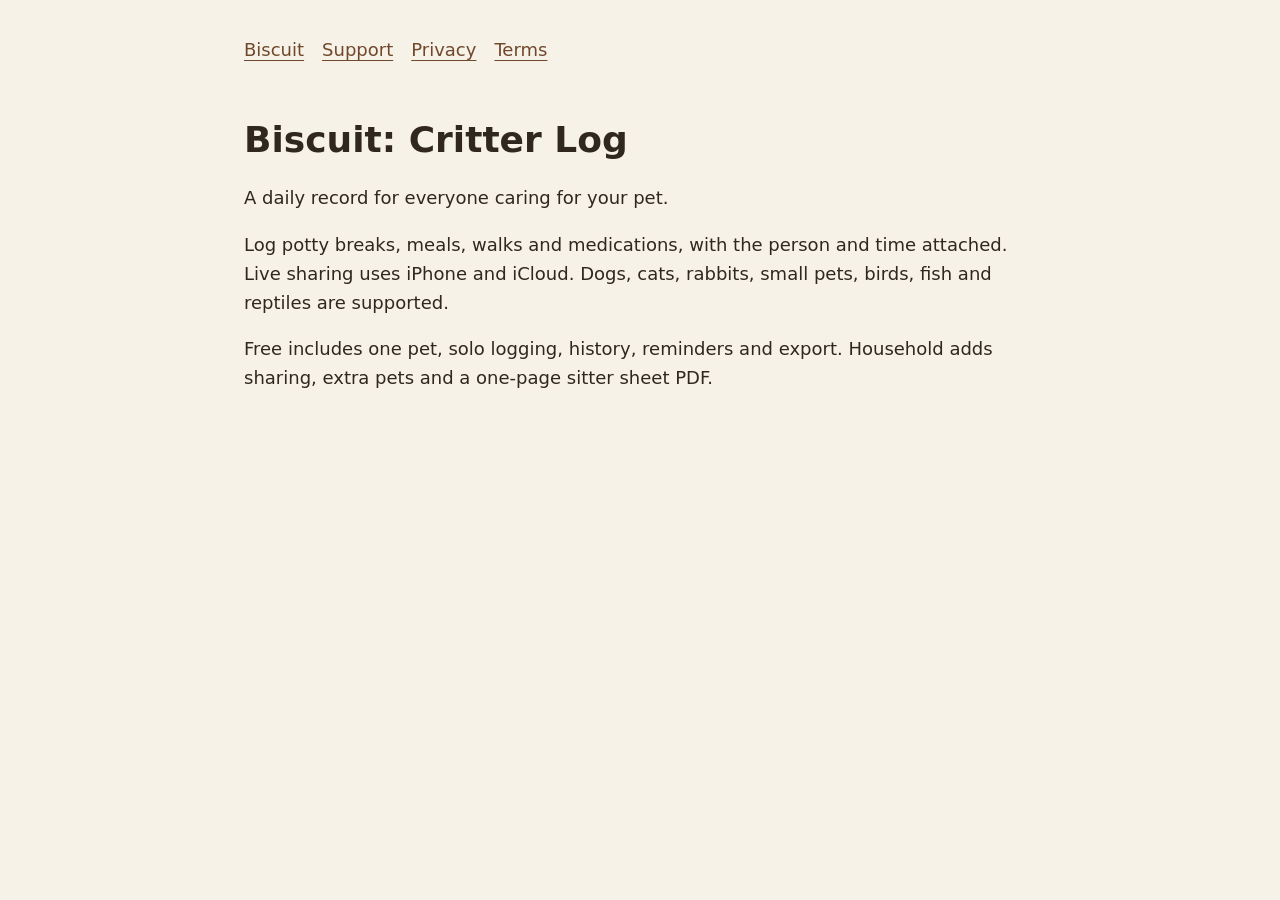
<file: docs/index.html>
<!doctype html>
<html lang="en"><head><meta charset="utf-8"><meta name="viewport" content="width=device-width,initial-scale=1"><title>Biscuit | Biscuit</title><link rel="stylesheet" href="style.css"></head><body><nav><a href="index.html">Biscuit</a><a href="support.html">Support</a><a href="privacy-policy.html">Privacy</a><a href="terms.html">Terms</a></nav><main><h1>Biscuit: Critter Log</h1><p>A daily record for everyone caring for your pet.</p><p>Log potty breaks, meals, walks and medications, with the person and time attached. Live sharing uses iPhone and iCloud. Dogs, cats, rabbits, small pets, birds, fish and reptiles are supported.</p><p>Free includes one pet, solo logging, history, reminders and export. Household adds sharing, extra pets and a one-page sitter sheet PDF.</p></main></body></html>
</file>
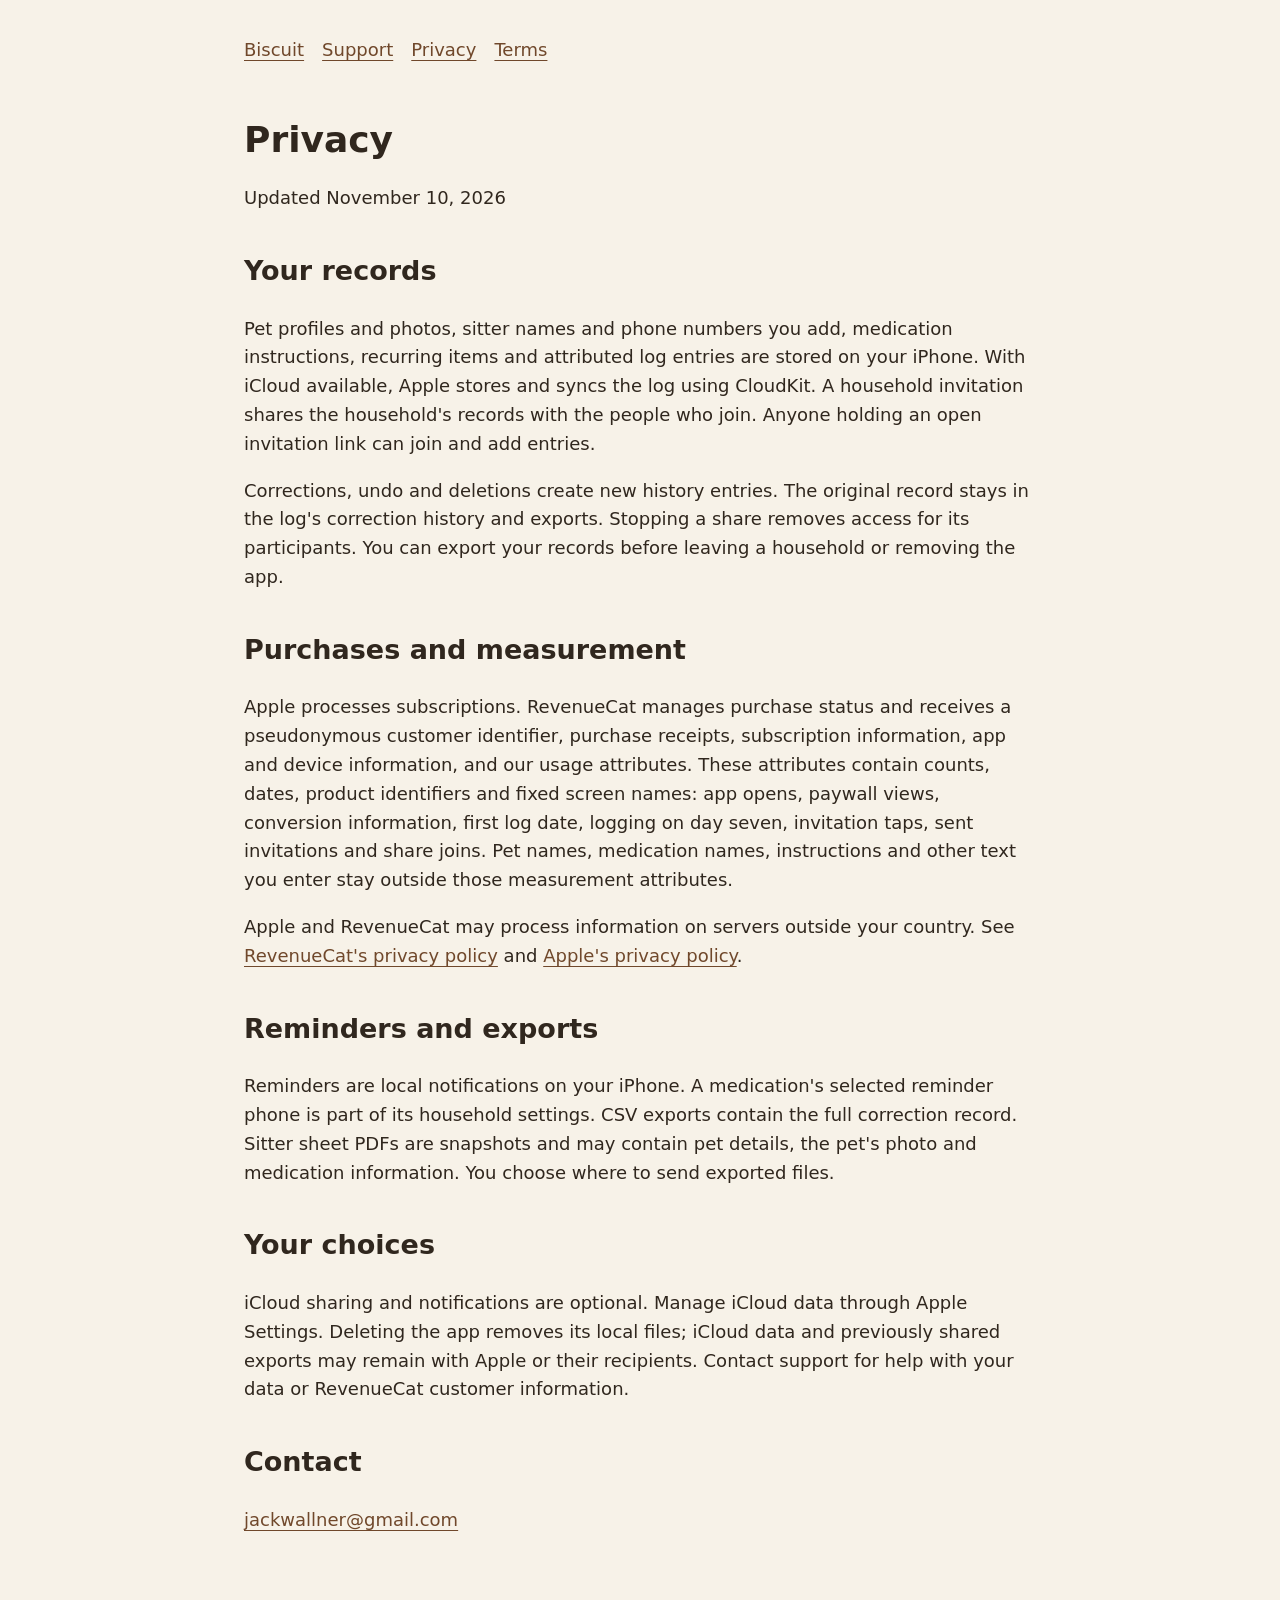
<file: docs/privacy-policy.html>
<!doctype html>
<html lang="en"><head><meta charset="utf-8"><meta name="viewport" content="width=device-width,initial-scale=1"><title>Privacy | Biscuit</title><link rel="stylesheet" href="style.css"></head><body><nav><a href="index.html">Biscuit</a><a href="support.html">Support</a><a href="privacy-policy.html">Privacy</a><a href="terms.html">Terms</a></nav><main><h1>Privacy</h1><p>Updated November 10, 2026</p><h2>Your records</h2><p>Pet profiles and photos, sitter names and phone numbers you add, medication instructions, recurring items and attributed log entries are stored on your iPhone. With iCloud available, Apple stores and syncs the log using CloudKit. A household invitation shares the household's records with the people who join. Anyone holding an open invitation link can join and add entries.</p><p>Corrections, undo and deletions create new history entries. The original record stays in the log's correction history and exports. Stopping a share removes access for its participants. You can export your records before leaving a household or removing the app.</p><h2>Purchases and measurement</h2><p>Apple processes subscriptions. RevenueCat manages purchase status and receives a pseudonymous customer identifier, purchase receipts, subscription information, app and device information, and our usage attributes. These attributes contain counts, dates, product identifiers and fixed screen names: app opens, paywall views, conversion information, first log date, logging on day seven, invitation taps, sent invitations and share joins. Pet names, medication names, instructions and other text you enter stay outside those measurement attributes.</p><p>Apple and RevenueCat may process information on servers outside your country. See <a href="https://www.revenuecat.com/privacy/">RevenueCat's privacy policy</a> and <a href="https://www.apple.com/legal/privacy/">Apple's privacy policy</a>.</p><h2>Reminders and exports</h2><p>Reminders are local notifications on your iPhone. A medication's selected reminder phone is part of its household settings. CSV exports contain the full correction record. Sitter sheet PDFs are snapshots and may contain pet details, the pet's photo and medication information. You choose where to send exported files.</p><h2>Your choices</h2><p>iCloud sharing and notifications are optional. Manage iCloud data through Apple Settings. Deleting the app removes its local files; iCloud data and previously shared exports may remain with Apple or their recipients. Contact support for help with your data or RevenueCat customer information.</p><h2>Contact</h2><p><a href="mailto:jackwallner@gmail.com">jackwallner@gmail.com</a></p></main></body></html>
</file>
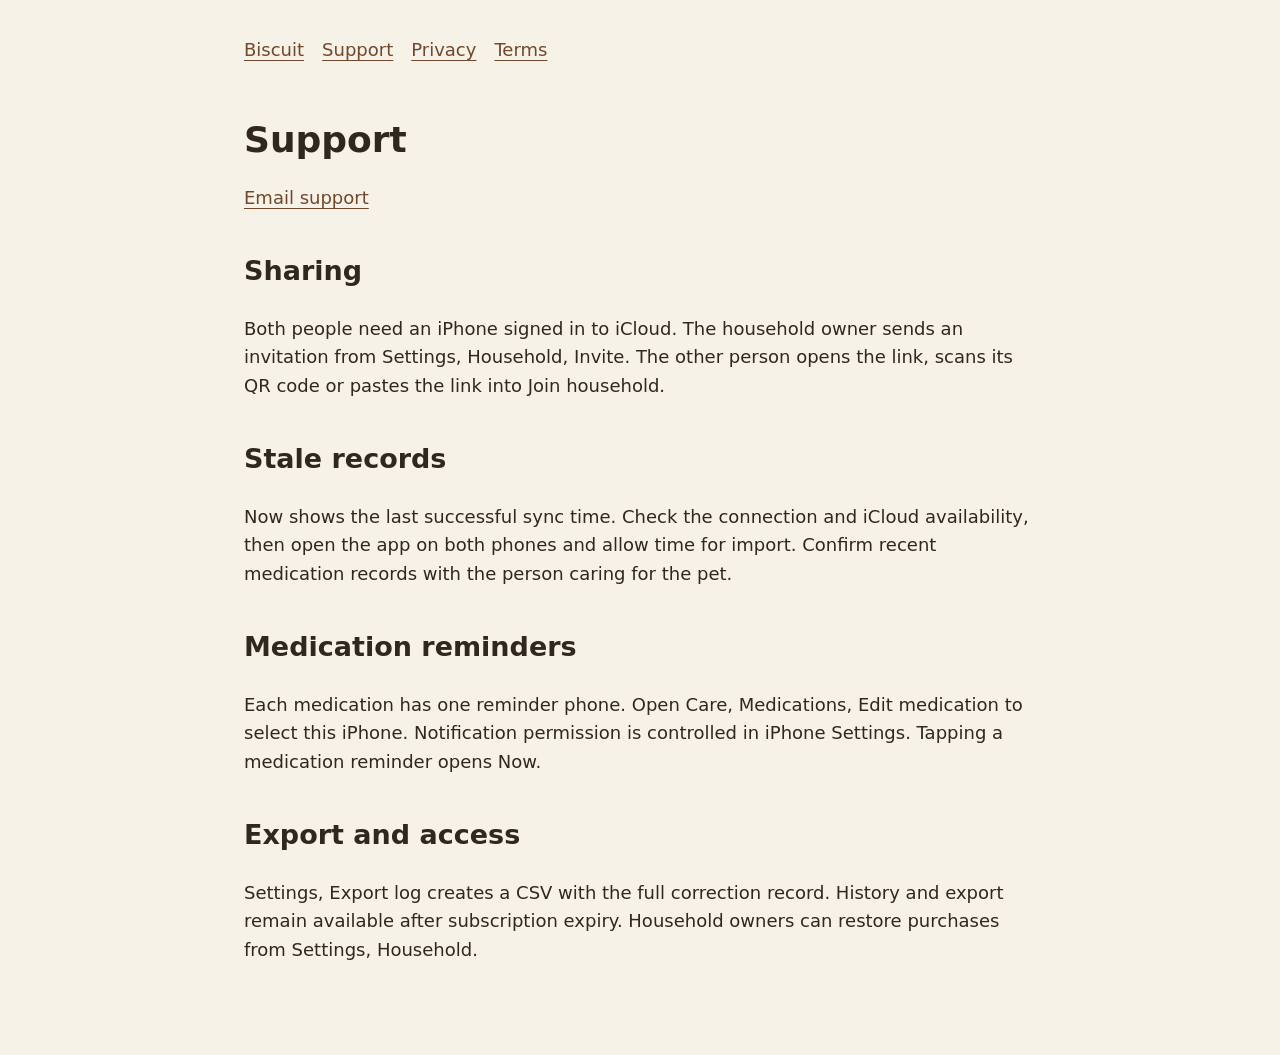
<file: docs/support.html>
<!doctype html>
<html lang="en"><head><meta charset="utf-8"><meta name="viewport" content="width=device-width,initial-scale=1"><title>Support | Biscuit</title><link rel="stylesheet" href="style.css"></head><body><nav><a href="index.html">Biscuit</a><a href="support.html">Support</a><a href="privacy-policy.html">Privacy</a><a href="terms.html">Terms</a></nav><main><h1>Support</h1><p><a href="mailto:jackwallner@gmail.com?subject=Biscuit%20support">Email support</a></p><h2>Sharing</h2><p>Both people need an iPhone signed in to iCloud. The household owner sends an invitation from Settings, Household, Invite. The other person opens the link, scans its QR code or pastes the link into Join household.</p><h2>Stale records</h2><p>Now shows the last successful sync time. Check the connection and iCloud availability, then open the app on both phones and allow time for import. Confirm recent medication records with the person caring for the pet.</p><h2>Medication reminders</h2><p>Each medication has one reminder phone. Open Care, Medications, Edit medication to select this iPhone. Notification permission is controlled in iPhone Settings. Tapping a medication reminder opens Now.</p><h2>Export and access</h2><p>Settings, Export log creates a CSV with the full correction record. History and export remain available after subscription expiry. Household owners can restore purchases from Settings, Household.</p></main></body></html>
</file>
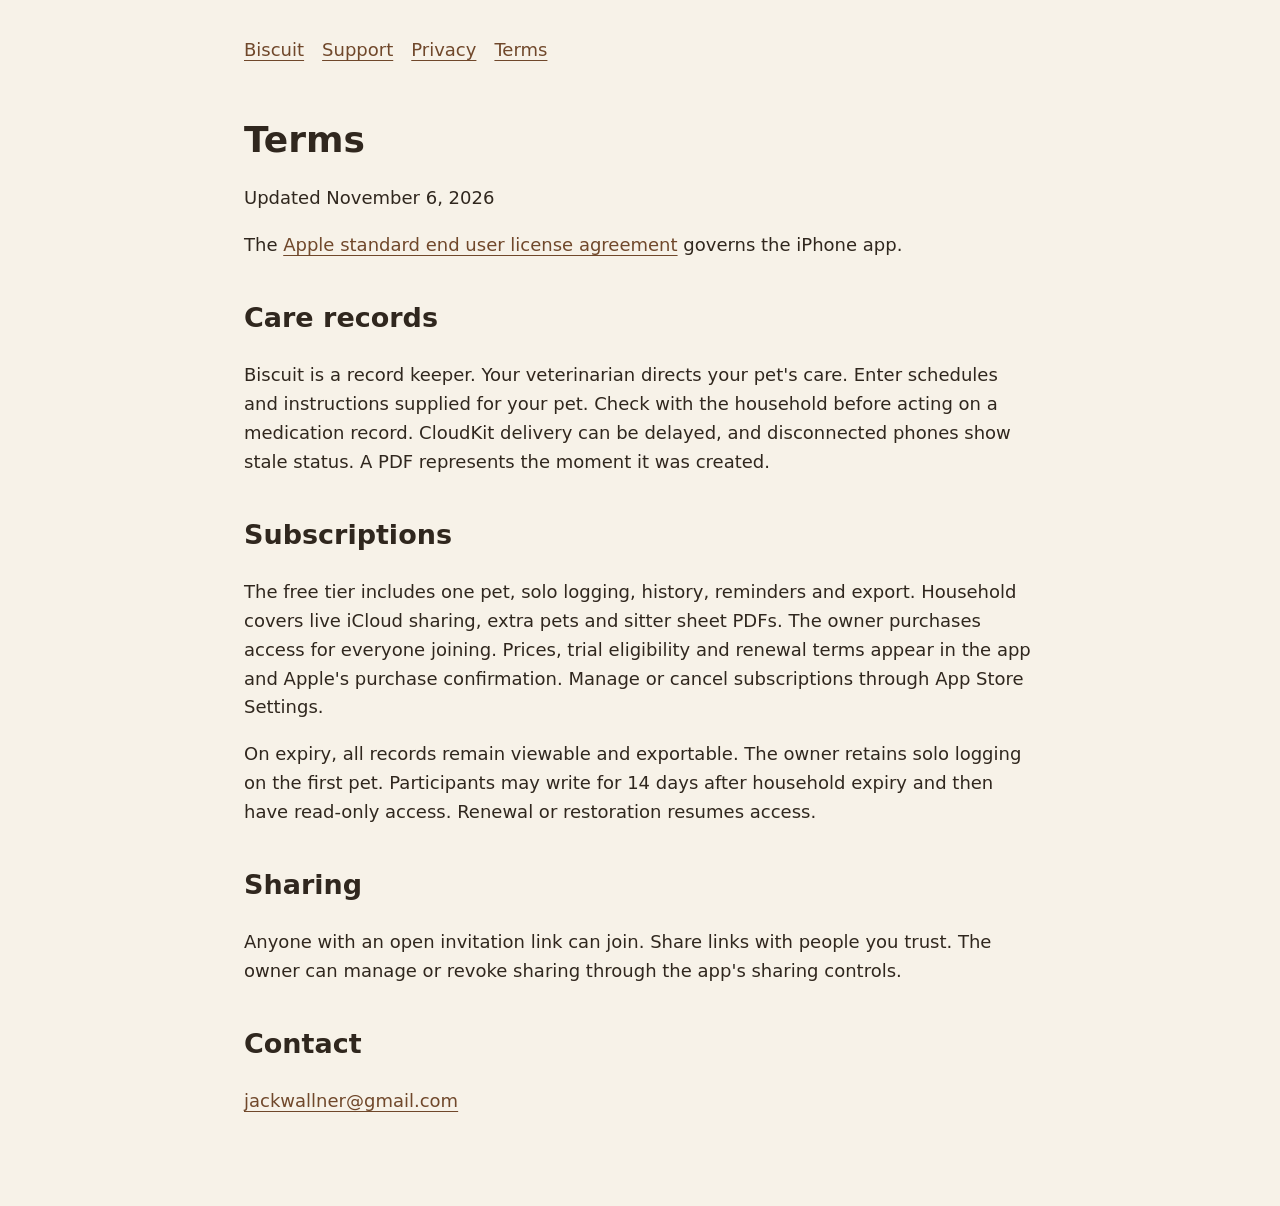
<file: docs/terms.html>
<!doctype html>
<html lang="en"><head><meta charset="utf-8"><meta name="viewport" content="width=device-width,initial-scale=1"><title>Terms | Biscuit</title><link rel="stylesheet" href="style.css"></head><body><nav><a href="index.html">Biscuit</a><a href="support.html">Support</a><a href="privacy-policy.html">Privacy</a><a href="terms.html">Terms</a></nav><main><h1>Terms</h1><p>Updated November 6, 2026</p><p>The <a href="https://www.apple.com/legal/internet-services/itunes/dev/stdeula/">Apple standard end user license agreement</a> governs the iPhone app.</p><h2>Care records</h2><p>Biscuit is a record keeper. Your veterinarian directs your pet's care. Enter schedules and instructions supplied for your pet. Check with the household before acting on a medication record. CloudKit delivery can be delayed, and disconnected phones show stale status. A PDF represents the moment it was created.</p><h2>Subscriptions</h2><p>The free tier includes one pet, solo logging, history, reminders and export. Household covers live iCloud sharing, extra pets and sitter sheet PDFs. The owner purchases access for everyone joining. Prices, trial eligibility and renewal terms appear in the app and Apple's purchase confirmation. Manage or cancel subscriptions through App Store Settings.</p><p>On expiry, all records remain viewable and exportable. The owner retains solo logging on the first pet. Participants may write for 14 days after household expiry and then have read-only access. Renewal or restoration resumes access.</p><h2>Sharing</h2><p>Anyone with an open invitation link can join. Share links with people you trust. The owner can manage or revoke sharing through the app's sharing controls.</p><h2>Contact</h2><p><a href="mailto:jackwallner@gmail.com">jackwallner@gmail.com</a></p></main></body></html>
</file>
<file: docs/style.css>
:root { color-scheme: light dark; font: 18px/1.6 system-ui, sans-serif; background: #f7f2e8; color: #30271e; }
body { max-width: 44rem; margin: auto; padding: 2rem 1.25rem 4rem; }
a { color: #70482b; text-underline-offset: .2em; }
h1 { line-height: 1.15; } h2 { margin-top: 2rem; }
nav { display: flex; flex-wrap: wrap; gap: 1rem; margin-bottom: 3rem; }
@media (prefers-color-scheme: dark) { :root { background: #191816; color: #f0e7d7; } a { color: #e6b67d; } }
</file>
